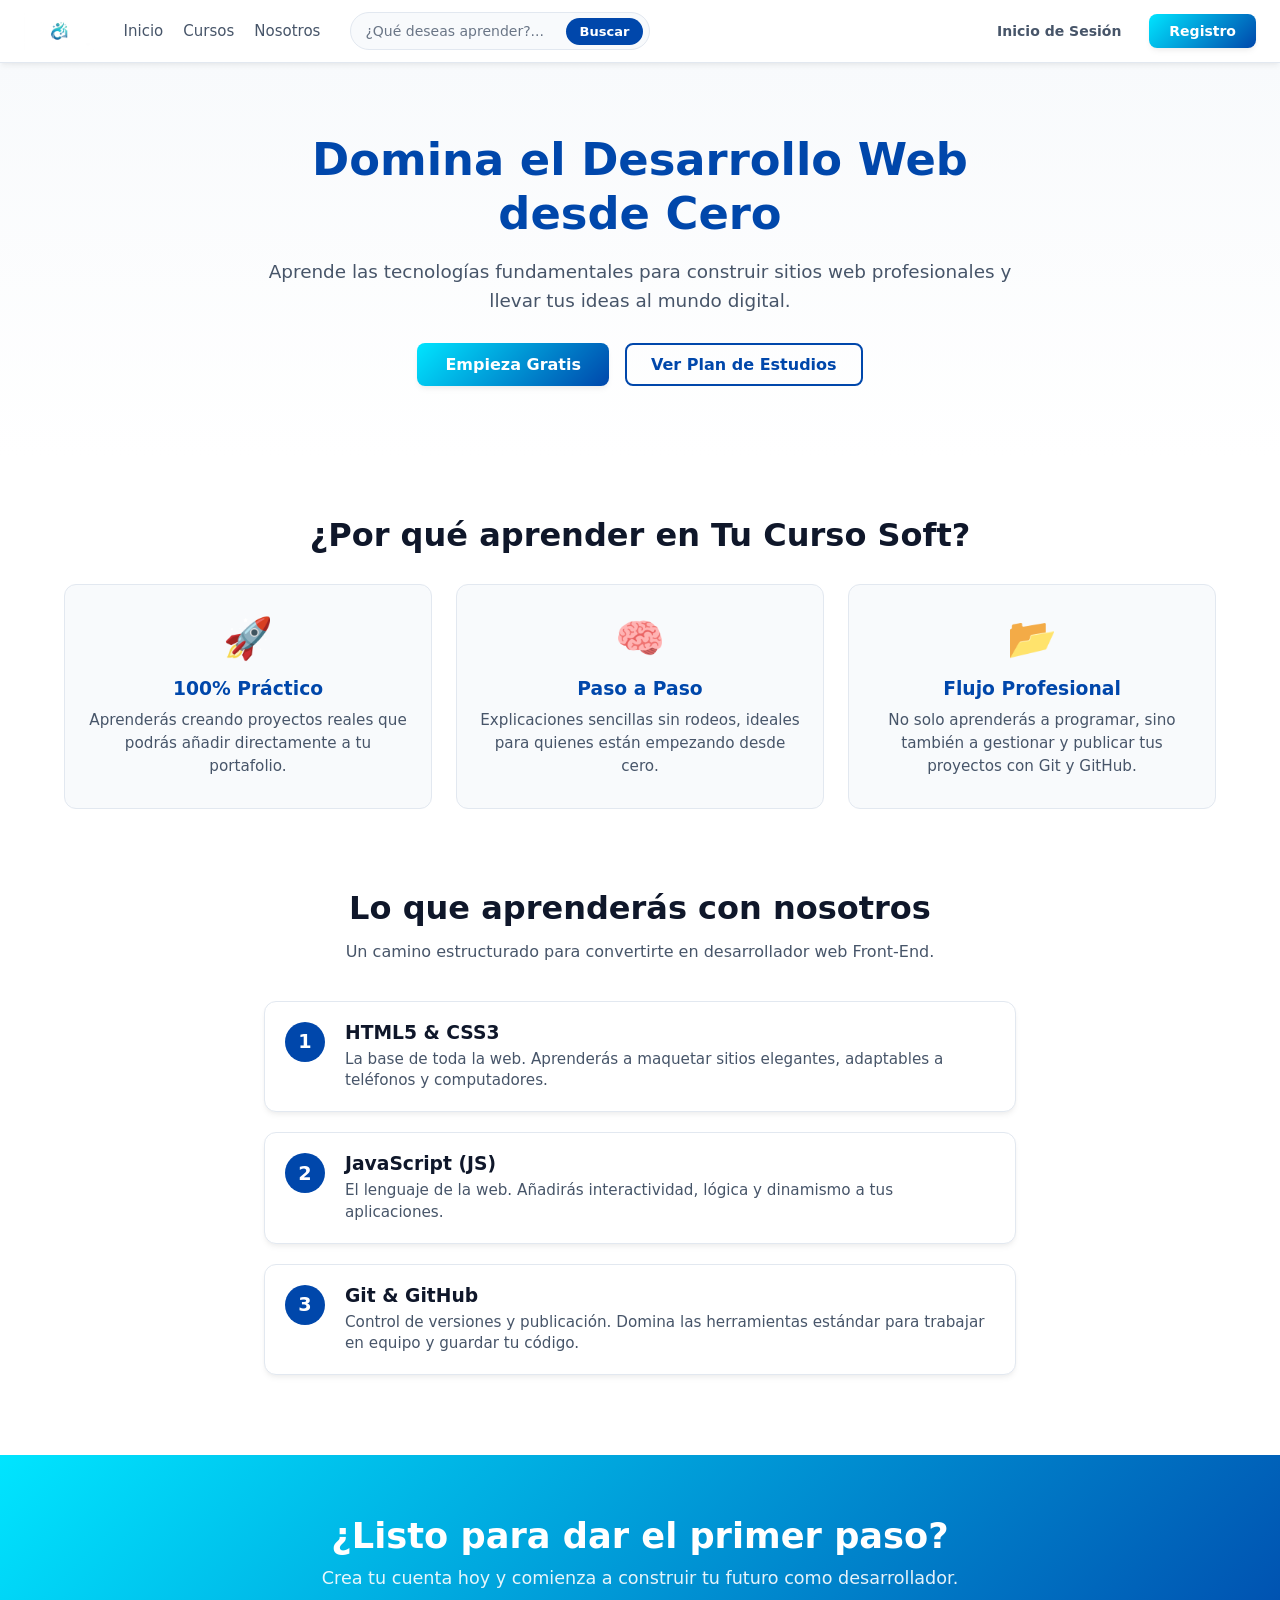
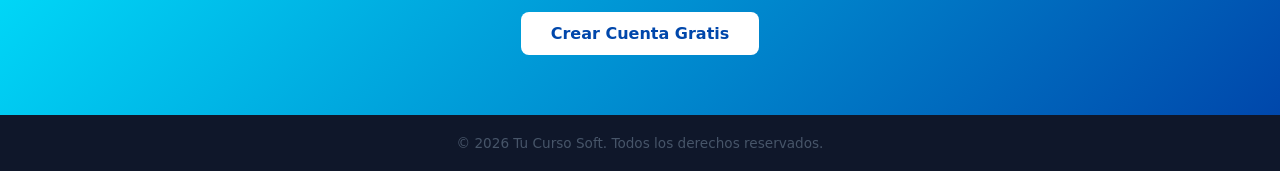
<file: index.html>
<!DOCTYPE html>
<html lang="es">
<head>
    <meta charset="UTF-8">
    <meta name="viewport" content="width=device-width, initial-scale=1.0">
    <link rel="stylesheet" href="css/index.css">
    <title>Tu Curso Soft | Aprende Programación Web</title>
</head>
<body>
    <!-- 1. NAVEGACIÓN -->
    <header>
        <nav class="navbar">            
            <div class="nav-izquierda">
                <img src="img/Logo.png" alt="Logo Tu Curso Soft" class="logo">                
                <div class="links-principales">
                    <a href="index.html">Inicio</a>
                    <a href="curso.html">Cursos</a>
                    <a href="nosotros.html">Nosotros</a>
                </div>                
                <form action="/buscar" method="GET" class="buscador">
                    <input type="search" name="q" placeholder="¿Qué deseas aprender?..." aria-label="Buscar" required>
                    <button class="btn-buscar" type="submit">Buscar</button>
                </form>
            </div>            
            <div class="links-usuario">
                <a href="login.html" class="btn-login">Inicio de Sesión</a>
                <a href="registro.html" class="btn-registro">Registro</a>
            </div>
        </nav>
    </header>

    <!-- 2. HERO / PRESENTACIÓN -->
    <section class="hero">
        <div class="hero-contenido">
            <h1>Domina el Desarrollo Web desde Cero</h1>
            <p>Aprende las tecnologías fundamentales para construir sitios web profesionales y llevar tus ideas al mundo digital.</p>
            <div class="hero-botones">
                <a href="registro.html" class="btn-principal">Empieza Gratis</a>
                <a href="curso.html" class="btn-secundario">Ver Plan de Estudios</a>
            </div>
        </div>
    </section>

    <!-- 3. POR QUÉ ELEGIRNOS (Beneficios) -->
    <section class="beneficios">
        <h2>¿Por qué aprender en Tu Curso Soft?</h2>
        <div class="grid-beneficios">
            <div class="tarjeta-beneficio">
                <div class="icono-beneficio">🚀</div>
                <h3>100% Práctico</h3>
                <p>Aprenderás creando proyectos reales que podrás añadir directamente a tu portafolio.</p>
            </div>
            <div class="tarjeta-beneficio">
                <div class="icono-beneficio">🧠</div>
                <h3>Paso a Paso</h3>
                <p>Explicaciones sencillas sin rodeos, ideales para quienes están empezando desde cero.</p>
            </div>
            <div class="tarjeta-beneficio">
                <div class="icono-beneficio">📂</div>
                <h3>Flujo Profesional</h3>
                <p>No solo aprenderás a programar, sino también a gestionar y publicar tus proyectos con Git y GitHub.</p>
            </div>
        </div>
    </section>

    <!-- 4. RUTA DE APRENDIZAJE -->
    <section class="ruta">
        <h2>Lo que aprenderás con nosotros</h2>
        <p class="subtitulo-seccion">Un camino estructurado para convertirte en desarrollador web Front-End.</p>

        <div class="timeline-tecnologias">
            <div class="paso-tecnologia">
                <span class="paso-numero">1</span>
                <div class="paso-info">
                    <h3>HTML5 & CSS3</h3>
                    <p>La base de toda la web. Aprenderás a maquetar sitios elegantes, adaptables a teléfonos y computadores.</p>
                </div>
            </div>

            <div class="paso-tecnologia">
                <span class="paso-numero">2</span>
                <div class="paso-info">
                    <h3>JavaScript (JS)</h3>
                    <p>El lenguaje de la web. Añadirás interactividad, lógica y dinamismo a tus aplicaciones.</p>
                </div>
            </div>

            <div class="paso-tecnologia">
                <span class="paso-numero">3</span>
                <div class="paso-info">
                    <h3>Git & GitHub</h3>
                    <p>Control de versiones y publicación. Domina las herramientas estándar para trabajar en equipo y guardar tu código.</p>
                </div>
            </div>
        </div>
    </section>

    <!-- 5. LLAMADO A LA ACCIÓN FINAL (CTA) -->
    <section class="cta-final">
        <h2>¿Listo para dar el primer paso?</h2>
        <p>Crea tu cuenta hoy y comienza a construir tu futuro como desarrollador.</p>
        <a href="registro.html" class="btn-registro-cta">Crear Cuenta Gratis</a>
    </section>

    <!-- 6. PIE DE PÁGINA (Footer) -->
    <footer>
        <div class="footer-contenido">
            <p>&copy; 2026 Tu Curso Soft. Todos los derechos reservados.</p>
        </div>
    </footer>
</body>
</html>
</file>
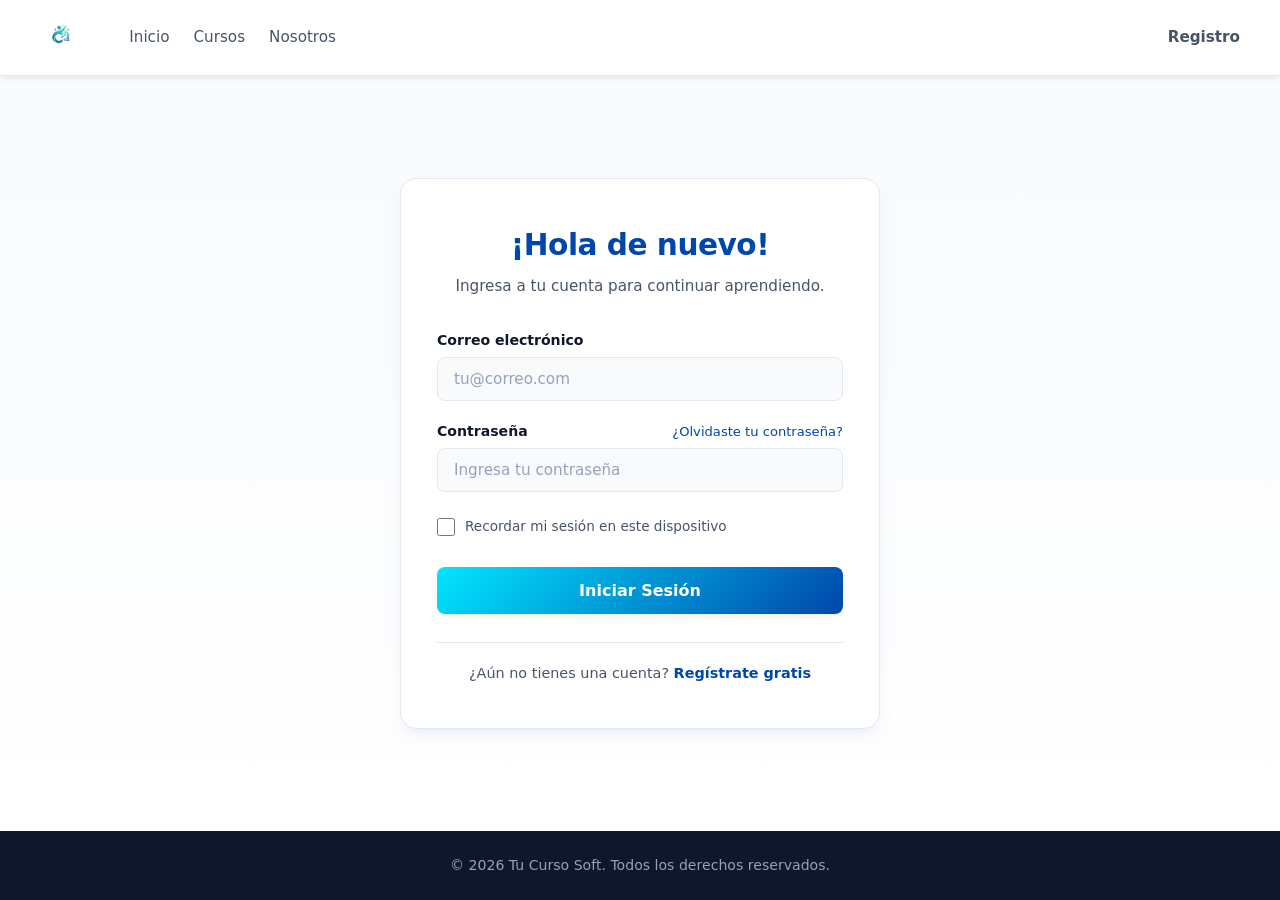
<file: login.html>
<!DOCTYPE html>
<html lang="es">
<head>
    <meta charset="UTF-8">
    <meta name="viewport" content="width=device-width, initial-scale=1.0">
    <link rel="stylesheet" href="css/login.css">
    <title>Iniciar Sesión | Tu Curso Soft</title>
</head>
<body>
    <!-- NAVEGACIÓN -->
    <header>
        <nav class="navbar">            
            <div class="nav-izquierda">
                <a href="index.html">
                    <img src="img/Logo.png" alt="Logo Tu Curso Soft" class="logo">
                </a>
                <div class="links-principales">
                    <a href="index.html">Inicio</a>
                    <a href="curso.html">Cursos</a>
                    <a href="nosotros.html">Nosotros</a>
                </div>
            </div>            
            <div class="links-usuario">
                <a href="registro.html" class="btn-login">Registro</a>
            </div>
        </nav>
    </header>

    <!-- SECCIÓN FORMULARIO DE INICIO DE SESIÓN -->
    <main class="auth-container">
        <div class="auth-card">
            <h2>¡Hola de nuevo!</h2>
            <p class="auth-subtitulo">Ingresa a tu cuenta para continuar aprendiendo.</p>

            <form action="/login" method="POST" class="auth-form">
                <!-- Correo electrónico -->
                <div class="form-group">
                    <label for="email">Correo electrónico</label>
                    <input type="email" id="email" name="email" placeholder="tu@correo.com" required>
                </div>

                <!-- Contraseña -->
                <div class="form-group">
                    <div class="label-with-link">
                        <label for="password">Contraseña</label>
                        <a href="#" class="link-olvido">¿Olvidaste tu contraseña?</a>
                    </div>
                    <input type="password" id="password" name="password" placeholder="Ingresa tu contraseña" required minlength="8">
                </div>

                <!-- Recordar sesión -->
                <div class="form-checkbox">
                    <input type="checkbox" id="recordar" name="recordar">
                    <label for="recordar">Recordar mi sesión en este dispositivo</label>
                </div>

                <!-- Botón de Inicio de Sesión -->
                <button type="submit" class="btn-submit">Iniciar Sesión</button>
            </form>

            <div class="auth-footer">
                <p>¿Aún no tienes una cuenta? <a href="registro.html">Regístrate gratis</a></p>
            </div>
        </div>
    </main>

    <!-- FOOTER -->
    <footer>
        <div class="footer-contenido">
            <p>&copy; 2026 Tu Curso Soft. Todos los derechos reservados.</p>
        </div>
    </footer>
</body>
</html>
</file>
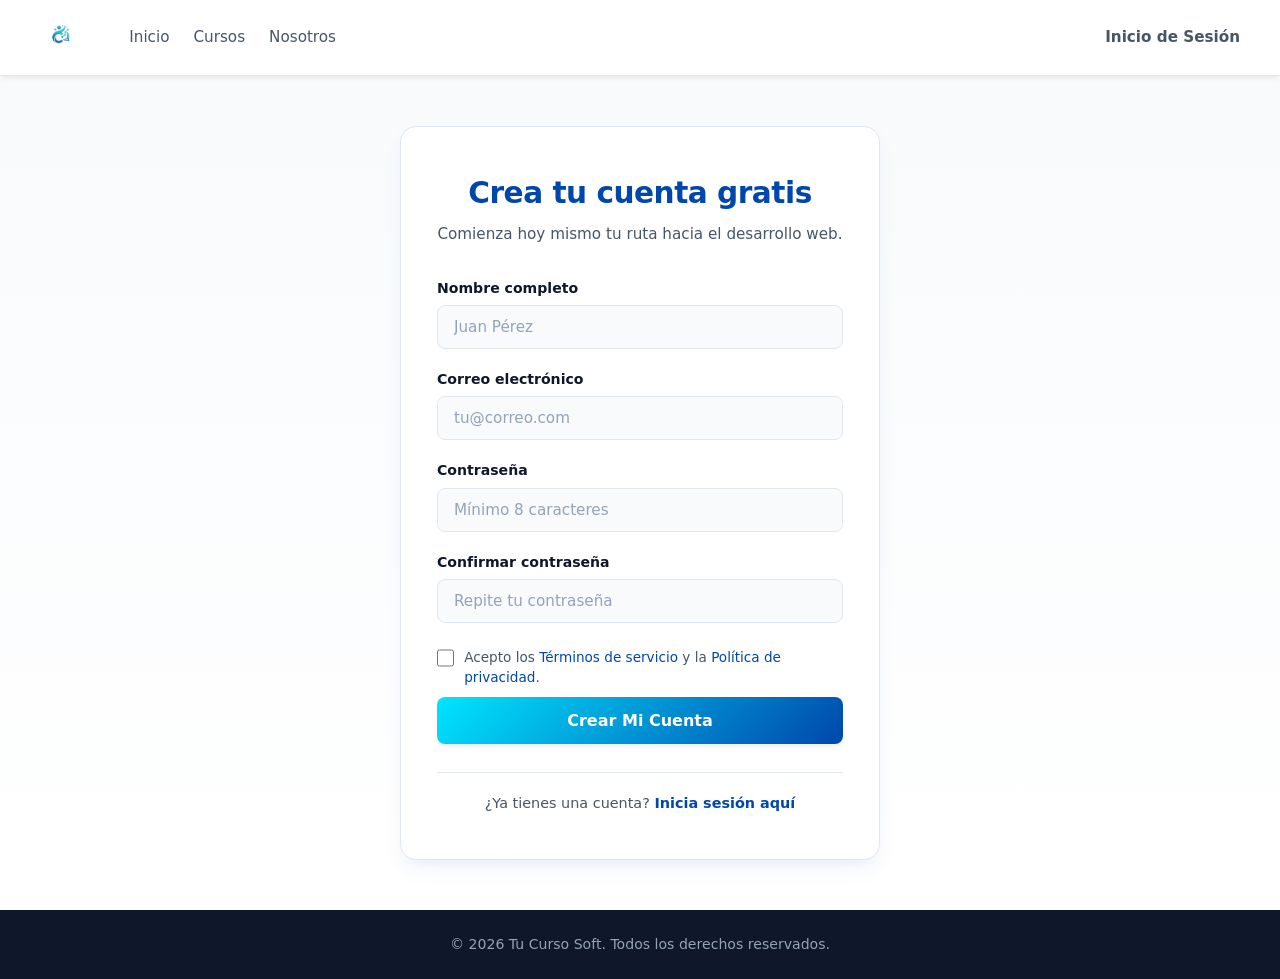
<file: registro.html>
<!DOCTYPE html>
<html lang="es">
<head>
    <meta charset="UTF-8">
    <meta name="viewport" content="width=device-width, initial-scale=1.0">
    <link rel="stylesheet" href="css/registro.css">
    <title>Registro | Tu Curso Soft</title>
</head>
<body>
    <header>
        <nav class="navbar">            
            <div class="nav-izquierda">
                <a href="index.html">
                    <img src="img/Logo.png" alt="Logo Tu Curso Soft" class="logo">
                </a>
                <div class="links-principales">
                    <a href="index.html">Inicio</a>
                    <a href="curso.html">Cursos</a>
                    <a href="nosotros.html">Nosotros</a>
                </div>
            </div>            
            <div class="links-usuario">
                <a href="login.html" class="btn-login">Inicio de Sesión</a>
            </div>
        </nav>
    </header>

    <main class="auth-container">
        <div class="auth-card">
            <h2>Crea tu cuenta gratis</h2>
            <p class="auth-subtitulo">Comienza hoy mismo tu ruta hacia el desarrollo web.</p>
            <!-- inicio del formulario -->
            <form action="/registro" method="POST" class="auth-form">
                <div class="form-group">
                    <label for="nombre">Nombre completo</label>
                    <input type="text" 
                    id="nombre" name="nombre"
                    placeholder="Juan Pérez" 
                    required>
                </div>

                <div class="form-group">
                    <label for="email">Correo electrónico</label>
                    <input type="email" 
                    id="email" name="email" 
                    placeholder="tu@correo.com" required>
                </div>

                <div class="form-group">
                    <label for="password">Contraseña</label>
                    <input type="password" 
                    id="password" name="password"
                    placeholder="Mínimo 8 caracteres" required minlength="8">
                </div>

                <div class="form-group">
                    <label for="confirm-password">Confirmar contraseña</label>
                    <input type="password" 
                    id="confirm_password" 
                    name="confirm_password" 
                    placeholder="Repite tu contraseña"
                    required minlength="8">
                </div>

                <div class="form-checkbox">
                    <input type="checkbox" 
                    id="terminos" 
                    name="terminos" 
                    required>
                    <label for="terminos">Acepto los <a href="#">Términos de servicio</a> y la <a href="#">Política de privacidad</a>.</label>
                </div>                
            </form>
            <button type="button"onclick="crearCuenta()" class="btn-submit"> Crear Mi Cuenta</button>
            <div class="auth-footer">
                <p>¿Ya tienes una cuenta? <a href="login.html">Inicia sesión aquí</a></p>
            </div>
        </div>
    </main>

    <footer>
        <div class="footer-contenido">
            <p>&copy; 2026 Tu Curso Soft. Todos los derechos reservados.</p>
        </div>
    </footer>

        <script src="js/registro.js"></script>

</body>
</html>
</file>
<file: css/index.css>
:root {
    /* Colores de la marca */
    --btn-primary: #00E5FF;
    --gradiente-primary: linear-gradient(135deg, #00E5FF, #0047AB);
    --titulo-primary: #0047AB;

    /* Colores para texto */
    --texto-claro: #FFFFFF;
    --texto-oscuro: #000000;
    --texto-primary: #0F172A;
    --texto-secundary: #475569;
    
    /* Colores de fondo y estructura */
    --fondo-pagina: #FFFFFF;
    --fondo-tarjetas-secciones: #F8FAFC;
    --bordes-separadores: #E2E8F0;
    
    /* Sombras */
    --sombra-tarjeta: 0 4px 6px -1px rgba(0, 0, 0, 0.05), 0 2px 4px -1px rgba(0, 0, 0, 0.03);
    --sombra-hovers: 0 10px 15px -3px rgba(0, 71, 171, 0.2);
    
    /* Transición suave global */
    --transition: all 0.25s ease-in-out;
}

/* 1. Estilos Globales y Reset */
* {
    margin: 0;
    padding: 0;
    box-sizing: border-box;
    font-family: 'Segoe UI', system-ui, -apple-system, sans-serif;
}

body {
    background-color: var(--fondo-pagina);
    color: var(--texto-primary);
}

/* 2. Estructura de la Barra de Navegación */
header {
    background-color: var(--fondo-pagina);
    border-bottom: 1px solid var(--bordes-separadores);
    box-shadow: var(--sombra-tarjeta);
    position: sticky;
    top: 0;
    z-index: 100;
}

.navbar {
    display: flex;
    align-items: center;
    justify-content: space-between;
    max-width: 1280px;
    margin: 0 auto;
    padding: 12px 24px;
}

/* Bloque Izquierdo (Logo, Links principales, Buscador) */
.nav-izquierda {
    display: flex;
    align-items: center;
    gap: 30px;
    flex-grow: 1;
}

.logo {
    height: 38px;
    width: auto;
    object-fit: contain;
}

/* Enlaces de navegación principales */
.links-principales {
    display: flex;
    gap: 20px;
}

.links-principales a {
    text-decoration: none;
    color: var(--texto-secundary);
    font-weight: 500;
    font-size: 15px;
    transition: var(--transition);
}

.links-principales a:hover {
    color: var(--titulo-primary);
}

/* 3. Componente de Buscador */
.buscador {
    display: flex;
    align-items: center;
    background-color: var(--fondo-tarjetas-secciones);
    border: 1px solid var(--bordes-separadores);
    border-radius: 20px; /* Bordes más redondeados para un toque moderno */
    padding: 2px 6px 2px 14px;
    transition: var(--transition);
    max-width: 300px;
    width: 100%;
}

.buscador:focus-within {
    border-color: var(--titulo-primary);
    background-color: var(--fondo-pagina);
    box-shadow: 0 0 0 3px rgba(0, 71, 171, 0.15);
}

.buscador input[type="search"] {
    border: none;
    outline: none;
    background: transparent;
    padding: 8px 0;
    color: var(--texto-primary);
    font-size: 14px;
    width: 100%;
}

.buscador input[type="search"]::placeholder {
    color: var(--texto-secundary);
    opacity: 0.8;
}

.btn-buscar {
    background-color: var(--titulo-primary);
    border: none;
    color: var(--texto-claro);
    padding: 6px 14px;
    border-radius: 14px;
    font-size: 13px;
    font-weight: 600;
    cursor: pointer;
    transition: var(--transition);
}

.btn-buscar:hover {
    background-color: #003380;
}

/* 4. Bloque Derecho (Login y Registro) */
.links-usuario {
    display: flex;
    align-items: center;
    gap: 16px;
    /* Se remueve el padding de 30px que desalineaba el header */
}

.links-usuario a {
    text-decoration: none;
    font-weight: 600;
    font-size: 14px;
    transition: var(--transition);
}

.btn-login {
    color: var(--texto-secundary);
    padding: 8px 12px;
}

.btn-login:hover {
    color: var(--titulo-primary);
}

/* Botón de Registro Destacado con Gradiente */
.links-usuario .btn-registro {
    background: var(--gradiente-primary);
    color: var(--texto-claro);
    padding: 9px 20px;
    border-radius: 8px;
    box-shadow: var(--sombra-tarjeta);
}

.links-usuario .btn-registro:hover {
    box-shadow: var(--sombra-hovers);
    transform: translateY(-2px);
    opacity: 0.95;
}

/* 5. Adaptabilidad para Móviles (Responsive) */
@media (max-width: 900px) {
    .navbar {
        flex-direction: column;
        gap: 15px;
    }
    .nav-izquierda {
        flex-direction: column;
        width: 100%;
        gap: 15px;
    }
    .buscador {
        max-width: 100%;
    }
}
/* --- HERO --- */
.hero {
    background: linear-gradient(180deg, var(--fondo-tarjetas-secciones) 0%, var(--fondo-pagina) 100%);
    padding: 70px 20px;
    text-align: center;
}

.hero-contenido {
    max-width: 750px;
    margin: 0 auto;
}

.hero h1 {
    font-size: 2.8rem;
    color: var(--titulo-primary);
    margin-bottom: 16px;
    line-height: 1.2;
}

.hero p {
    font-size: 1.15rem;
    color: var(--texto-secundary);
    margin-bottom: 28px;
    line-height: 1.6;
}

.hero-botones {
    display: flex;
    justify-content: center;
    gap: 16px;
}

.btn-principal {
    background: var(--gradiente-primary);
    color: var(--texto-claro);
    padding: 12px 28px;
    border-radius: 8px;
    font-weight: 600;
    text-decoration: none;
    box-shadow: var(--sombra-tarjeta);
    transition: var(--transition);
}

.btn-principal:hover {
    box-shadow: var(--sombra-hovers);
    transform: translateY(-2px);
}

.btn-secundario {
    background: transparent;
    color: var(--titulo-primary);
    border: 2px solid var(--titulo-primary);
    padding: 10px 24px;
    border-radius: 8px;
    font-weight: 600;
    text-decoration: none;
    transition: var(--transition);
}

.btn-secundario:hover {
    background-color: rgba(0, 71, 171, 0.08);
}

/* --- SECCIÓN BENEFICIOS --- */
.beneficios {
    max-width: 1200px;
    margin: 60px auto;
    padding: 0 24px;
    text-align: center;
}

.beneficios h2, .ruta h2 {
    font-size: 2rem;
    color: var(--texto-primary);
    margin-bottom: 30px;
}

.grid-beneficios {
    display: grid;
    grid-template-columns: repeat(auto-fit, minmax(260px, 1fr));
    gap: 24px;
}

.tarjeta-beneficio {
    background-color: var(--fondo-tarjetas-secciones);
    border: 1px solid var(--bordes-separadores);
    border-radius: 12px;
    padding: 30px 20px;
    transition: var(--transition);
}

.tarjeta-beneficio:hover {
    transform: translateY(-4px);
    box-shadow: var(--sombra-tarjeta);
}

.icono-beneficio {
    font-size: 2.5rem;
    margin-bottom: 16px;
}

.tarjeta-beneficio h3 {
    margin-bottom: 10px;
    color: var(--titulo-primary);
}

.tarjeta-beneficio p {
    font-size: 0.95rem;
    color: var(--texto-secundary);
    line-height: 1.5;
}

/* --- SECCIÓN RUTA DE APRENDIZAJE --- */
.ruta {
    max-width: 800px;
    margin: 80px auto;
    padding: 0 24px;
    text-align: center;
}

.subtitulo-seccion {
    color: var(--texto-secundary);
    margin-top: -15px;
    margin-bottom: 40px;
}

.timeline-tecnologias {
    display: flex;
    flex-direction: column;
    gap: 20px;
    text-align: left;
}

.paso-tecnologia {
    display: flex;
    align-items: flex-start;
    gap: 20px;
    background-color: var(--fondo-pagina);
    border: 1px solid var(--bordes-separadores);
    border-radius: 12px;
    padding: 20px;
    box-shadow: var(--sombra-tarjeta);
}

.paso-numero {
    background-color: var(--titulo-primary);
    color: var(--texto-claro);
    font-weight: 700;
    font-size: 1.2rem;
    width: 40px;
    height: 40px;
    border-radius: 50%;
    display: flex;
    align-items: center;
    justify-content: center;
    flex-shrink: 0;
}

.paso-info h3 {
    color: var(--texto-primary);
    margin-bottom: 6px;
}

.paso-info p {
    color: var(--texto-secundary);
    font-size: 0.95rem;
    line-height: 1.4;
}

/* --- CTA FINAL Y FOOTER --- */
.cta-final {
    background: var(--gradiente-primary);
    color: var(--texto-claro);
    text-align: center;
    padding: 60px 20px;
    margin-top: 60px;
}

.cta-final h2 {
    font-size: 2.2rem;
    margin-bottom: 12px;
}

.cta-final p {
    font-size: 1.1rem;
    margin-bottom: 24px;
    opacity: 0.9;
}

.btn-registro-cta {
    display: inline-block;
    background-color: var(--fondo-pagina);
    color: var(--titulo-primary);
    padding: 12px 30px;
    border-radius: 8px;
    font-weight: 700;
    text-decoration: none;
    transition: var(--transition);
}

.btn-registro-cta:hover {
    background-color: var(--fondo-tarjetas-secciones);
    transform: scale(1.05);
}

footer {
    background-color: var(--texto-primary);
    color: var(--texto-secundary);
    text-align: center;
    padding: 20px;
    font-size: 0.85rem;
}
</file>
<file: css/login.css>
/* ==========================================================================
PALETA DE COLORES Y VARIABLES GLOBALES
   ========================================================================== */
:root {
    /* 1. Colores Principales / Marca */
    --color-primary-cyan: #00E5FF;       /* Cían brillante para acentos y destacados */
    --color-primary-blue: #0047AB;       /* Azul cobalto para títulos y elementos principales */
    --color-primary-dark-blue: #003380;  /* Azul oscuro para estados hover */
    
    /* Gradientes */
    --gradiente-primary: linear-gradient(135deg, var(--color-primary-cyan), var(--color-primary-blue));
    --gradiente-primary-hover: linear-gradient(135deg, #00C8E0, #003380);
    --gradiente-fondo: linear-gradient(180deg, #F8FAFC 0%, #FFFFFF 100%);

    /* 2. Colores Neutros (Texto y Fondos) */
    --color-texto-principal: #0F172A;   /* Azul slate muy oscuro para máxima legibilidad */
    --color-texto-secundario: #475569;  /* Slate medio para subtítulos y textos secundarios */
    --color-texto-blanco: #FFFFFF;      /* Blanco para textos sobre fondos oscuros */
    --color-texto-mutado: #94A3B8;      /* Gris para placeholders e indicaciones */

    /* 3. Colores de Estructura y Superficie */
    --color-fondo-pagina: #FFFFFF;       /* Fondo limpio principal */
    --color-fondo-tarjeta: #FFFFFF;      /* Fondo de tarjetas */
    --color-fondo-seccion: #F8FAFC;      /* Gris ultraclaro para contrastes */
    --color-borde: #E2E8F0;              /* Gris claro para líneas y divisiones */
    --color-borde-focus: #0047AB;        /* Azul al enfocar campos de texto */

    /* 4. Colores de Estado (Feedback para Formulario) */
    --color-exito: #10B981;              /* Verde para campos válidos */
    --color-error: #EF4444;              /* Rojo para errores de validación */
    --color-advertencia: #F59E0B;        /* Amarillo para alertas */

    /* 5. Sombras y Efectos Visuales */
    --sombra-suave: 0 4px 6px -1px rgba(0, 0, 0, 0.05), 0 2px 4px -1px rgba(0, 0, 0, 0.03);
    --sombra-tarjeta: 0 10px 25px -5px rgba(0, 71, 171, 0.08), 0 8px 10px -6px rgba(0, 71, 171, 0.04);
    --sombra-hover-btn: 0 10px 15px -3px rgba(0, 71, 171, 0.3);
    --sombra-focus: 0 0 0 4px rgba(0, 71, 171, 0.15);

    /* 6. Transiciones y Tiempos */
    --transicion-rapida: all 0.2s ease;
    --transicion-suave: all 0.3s cubic-bezier(0.4, 0, 0.2, 1);
}

/* ==========================================================================
1. RESET Y ESTILOS BASE
   ========================================================================== */
*, *::before, *::after {
    margin: 0;
    padding: 0;
    box-sizing: border-box;
    font-family: 'Segoe UI', system-ui, -apple-system, BlinkMacSystemFont, Roboto, sans-serif;
}

body {
    background-color: var(--color-fondo-pagina);
    color: var(--color-texto-principal);
    line-height: 1.5;
    min-height: 100vh;
    display: flex;
    flex-direction: column;
}

/* ==========================================================================
2. BARRA DE NAVEGACIÓN (HEADER & NAVBAR)
   ========================================================================== */
header {
    background-color: var(--color-fondo-pagina);
    border-bottom: 1px solid var(--color-borde);
    box-shadow: var(--sombra-suave);
    position: sticky;
    top: 0;
    z-index: 100;
}

.navbar {
    display: flex;
    align-items: center;
    justify-content: space-between;
    max-width: 1280px;
    margin: 0 auto;
    padding: 14px 24px;
}

.nav-izquierda {
    display: flex;
    align-items: center;
    gap: 32px;
    flex-grow: 1;
}

.logo {
    height: 40px;
    width: auto;
    object-fit: contain;
    transition: var(--transicion-rapida);
}

.logo:hover {
    transform: scale(1.03);
}

.links-principales {
    display: flex;
    gap: 24px;
}

.links-principales a {
    text-decoration: none;
    color: var(--color-texto-secundario);
    font-weight: 500;
    font-size: 0.95rem;
    transition: var(--transicion-rapida);
}

.links-principales a:hover {
    color: var(--color-primary-blue);
}

.links-usuario {
    display: flex;
    align-items: center;
    gap: 16px;
}

.btn-login {
    text-decoration: none;
    color: var(--color-texto-secundario);
    font-weight: 600;
    font-size: 0.95rem;
    padding: 8px 16px;
    border-radius: 8px;
    transition: var(--transicion-rapida);
}

.btn-login:hover {
    color: var(--color-primary-blue);
    background-color: var(--color-fondo-seccion);
}

/* ==========================================================================
3. CONTENEDOR Y TARJETA DE AUTENTICACIÓN (LOGIN & REGISTRO)
   ========================================================================== */
.auth-container {
    flex: 1;
    display: flex;
    justify-content: center;
    align-items: center;
    background: var(--gradiente-fondo);
    padding: 50px 20px;
}

.auth-card {
    background-color: var(--color-fondo-tarjeta);
    border: 1px solid var(--color-borde);
    border-radius: 16px;
    padding: 44px 36px;
    max-width: 480px;
    width: 100%;
    box-shadow: var(--sombra-tarjeta);
    transition: var(--transicion-suave);
}

.auth-card:hover {
    box-shadow: 0 20px 30px -10px rgba(0, 71, 171, 0.12);
}

.auth-card h2 {
    color: var(--color-primary-blue);
    font-size: 1.85rem;
    font-weight: 700;
    text-align: center;
    margin-bottom: 8px;
    letter-spacing: -0.5px;
}

.auth-subtitulo {
    color: var(--color-texto-secundario);
    font-size: 0.95rem;
    text-align: center;
    margin-bottom: 32px;
}

/* Formulario */
.auth-form {
    display: flex;
    flex-direction: column;
    gap: 20px;
}

.form-group {
    display: flex;
    flex-direction: column;
    gap: 6px;
}

.form-group label {
    font-size: 0.88rem;
    font-weight: 600;
    color: var(--color-texto-principal);
}

.form-group input {
    width: 100%;
    padding: 12px 16px;
    border: 1px solid var(--color-borde);
    border-radius: 8px;
    background-color: var(--color-fondo-seccion);
    font-size: 0.95rem;
    color: var(--color-texto-principal);
    transition: var(--transicion-rapida);
}

.form-group input::placeholder {
    color: var(--color-texto-mutado);
}

.form-group input:focus {
    outline: none;
    border-color: var(--color-borde-focus);
    background-color: var(--color-fondo-pagina);
    box-shadow: var(--sombra-focus);
}

/* Alineación para contraseña olvidada */
.label-with-link {
    display: flex;
    justify-content: space-between;
    align-items: center;
}

.link-olvido {
    font-size: 0.82rem;
    color: var(--color-primary-blue);
    text-decoration: none;
    font-weight: 500;
}

.link-olvido:hover {
    text-decoration: underline;
}

/* Checkbox de Términos / Recordar */
.form-checkbox {
    display: flex;
    align-items: flex-start;
    gap: 10px;
    font-size: 0.85rem;
    color: var(--color-texto-secundario);
    margin-top: 4px;
}

.form-checkbox input[type="checkbox"] {
    width: 18px;
    height: 18px;
    margin-top: 2px;
    accent-color: var(--color-primary-blue);
    cursor: pointer;
    border-radius: 4px;
}

.form-checkbox a {
    color: var(--color-primary-blue);
    font-weight: 500;
    text-decoration: none;
}

.form-checkbox a:hover {
    text-decoration: underline;
}

/* Botón de Envío */
.btn-submit {
    width: 100%;
    padding: 14px;
    margin-top: 10px;
    border: none;
    border-radius: 8px;
    background: var(--gradiente-primary);
    color: var(--color-texto-blanco);
    font-size: 1rem;
    font-weight: 700;
    cursor: pointer;
    box-shadow: var(--sombra-suave);
    transition: var(--transicion-suave);
}

.btn-submit:hover {
    box-shadow: var(--sombra-hover-btn);
    transform: translateY(-2px);
    opacity: 0.96;
}

.btn-submit:active {
    transform: translateY(0);
}

/* Pie de la tarjeta */
.auth-footer {
    text-align: center;
    margin-top: 28px;
    padding-top: 20px;
    border-top: 1px solid var(--color-borde);
    font-size: 0.9rem;
    color: var(--color-texto-secundario);
}

.auth-footer a {
    color: var(--color-primary-blue);
    font-weight: 600;
    text-decoration: none;
    transition: var(--transicion-rapida);
}

.auth-footer a:hover {
    text-decoration: underline;
}

/* ==========================================================================
4. PIE DE PÁGINA (FOOTER)
   ========================================================================== */
footer {
    background-color: var(--color-texto-principal);
    color: var(--color-texto-secundario);
    text-align: center;
    padding: 24px 20px;
    font-size: 0.88rem;
    margin-top: auto;
}

footer p {
    color: #94A3B8;
}

/* ==========================================================================
5. RESPONSIVE / ADAPTABILIDAD
   ========================================================================== */
@media (max-width: 640px) {
    .navbar {
        flex-direction: column;
        gap: 16px;
    }

    .nav-izquierda {
        flex-direction: column;
        gap: 16px;
        width: 100%;
    }

    .links-principales {
        gap: 16px;
    }

    .auth-card {
        padding: 30px 20px;
    }

    .auth-card h2 {
        font-size: 1.5rem;
    }
}
</file>
<file: css/registro.css>
:root {
    /* 1. Colores Principales / Marca */
    --color-primary-cyan: #00E5FF;       /* Cían brillante para acentos y destacados */
    --color-primary-blue: #0047AB;       /* Azul cobalto para títulos y elementos principales */
    --color-primary-dark-blue: #003380;  /* Azul oscuro para estados hover */
    
    /* Gradientes */
    --gradiente-primary: linear-gradient(135deg, var(--color-primary-cyan), var(--color-primary-blue));
    --gradiente-primary-hover: linear-gradient(135deg, #00C8E0, #003380);
    --gradiente-fondo: linear-gradient(180deg, #F8FAFC 0%, #FFFFFF 100%);

    /* 2. Colores Neutros (Texto y Fondos) */
    --color-texto-principal: #0F172A;   /* Azul slate muy oscuro para máxima legibilidad */
    --color-texto-secundario: #475569;  /* Slate medio para subtítulos y textos secundarios */
    --color-texto-blanco: #FFFFFF;      /* Blanco para textos sobre fondos oscuros */
    --color-texto-mutado: #94A3B8;      /* Gris para placeholders e indicaciones */

    /* 3. Colores de Estructura y Superficie */
    --color-fondo-pagina: #FFFFFF;       /* Fondo limpio principal */
    --color-fondo-tarjeta: #FFFFFF;      /* Fondo de tarjetas */
    --color-fondo-seccion: #F8FAFC;      /* Gris ultraclaro para contrastes */
    --color-borde: #E2E8F0;              /* Gris claro para líneas y divisiones */
    --color-borde-focus: #0047AB;        /* Azul al enfocar campos de texto */

    /* 4. Colores de Estado (Feedback para Formulario) */
    --color-exito: #10B981;              /* Verde para campos válidos */
    --color-error: #EF4444;              /* Rojo para errores de validación */
    --color-advertencia: #F59E0B;        /* Amarillo para alertas */

    /* 5. Sombras y Efectos Visuales */
    --sombra-suave: 0 4px 6px -1px rgba(0, 0, 0, 0.05), 0 2px 4px -1px rgba(0, 0, 0, 0.03);
    --sombra-tarjeta: 0 10px 25px -5px rgba(0, 71, 171, 0.08), 0 8px 10px -6px rgba(0, 71, 171, 0.04);
    --sombra-hover-btn: 0 10px 15px -3px rgba(0, 71, 171, 0.3);
    --sombra-focus: 0 0 0 4px rgba(0, 71, 171, 0.15);

    /* 6. Transiciones y Tiempos */
    --transicion-rapida: all 0.2s ease;
    --transicion-suave: all 0.3s cubic-bezier(0.4, 0, 0.2, 1);
}

/* ==========================================================================
1. RESET Y ESTILOS BASE
   ========================================================================== */
*, *::before, *::after {
    margin: 0;
    padding: 0;
    box-sizing: border-box;
    font-family: 'Segoe UI', system-ui, -apple-system, BlinkMacSystemFont, Roboto, sans-serif;
}
body {
    background-color: var(--color-fondo-pagina);
    color: var(--color-texto-principal);
    line-height: 1.5;
    min-height: 100vh;
    display: flex;
    flex-direction: column;
}
/* ==========================================================================
2. BARRA DE NAVEGACIÓN (HEADER & NAVBAR)
   ========================================================================== */
header {
    background-color: var(--color-fondo-pagina);
    border-bottom: 1px solid var(--color-borde);
    box-shadow: var(--sombra-suave);
    position: sticky;
    top: 0;
    z-index: 100;
}
.navbar {
    display: flex;
    align-items: center;
    justify-content: space-between;
    max-width: 1280px;
    margin: 0 auto;
    padding: 14px 24px;
}

.nav-izquierda {
    display: flex;
    align-items: center;
    gap: 32px;
    flex-grow: 1;
}
.logo {
    height: 40px;
    width: auto;
    object-fit: contain;
    transition: var(--transicion-rapida);
}

.logo:hover {
    transform: scale(1.03);
}

.links-principales {
    display: flex;
    gap: 24px;
}

.links-principales a {
    text-decoration: none;
    color: var(--color-texto-secundario);
    font-weight: 500;
    font-size: 0.95rem;
    transition: var(--transicion-rapida);
}

.links-principales a:hover {
    color: var(--color-primary-blue);
}

.links-usuario {
    display: flex;
    align-items: center;
    gap: 16px;
}

.btn-login {
    text-decoration: none;
    color: var(--color-texto-secundario);
    font-weight: 600;
    font-size: 0.95rem;
    padding: 8px 16px;
    border-radius: 8px;
    transition: var(--transicion-rapida);
}

.btn-login:hover {
    color: var(--color-primary-blue);
    background-color: var(--color-fondo-seccion);
}

/* ==========================================================================
   3. CONTENEDOR Y TARJETA DE REGISTRO
   ========================================================================== */
.auth-container {
    flex: 1;
    display: flex;
    justify-content: center;
    align-items: center;
    background: var(--gradiente-fondo);
    padding: 50px 20px;
}

.auth-card {
    background-color: var(--color-fondo-tarjeta);
    border: 1px solid var(--color-borde);
    border-radius: 16px;
    padding: 44px 36px;
    max-width: 480px;
    width: 100%;
    box-shadow: var(--sombra-tarjeta);
    transition: var(--transicion-suave);
}

.auth-card:hover {
    box-shadow: 0 20px 30px -10px rgba(0, 71, 171, 0.12);
}

.auth-card h2 {
    color: var(--color-primary-blue);
    font-size: 1.85rem;
    font-weight: 700;
    text-align: center;
    margin-bottom: 8px;
    letter-spacing: -0.5px;
}

.auth-subtitulo {
    color: var(--color-texto-secundario);
    font-size: 0.95rem;
    text-align: center;
    margin-bottom: 32px;
}

/* Formulario */
.auth-form {
    display: flex;
    flex-direction: column;
    gap: 20px;
}

.form-group {
    display: flex;
    flex-direction: column;
    gap: 6px;
}

.form-group label {
    font-size: 0.88rem;
    font-weight: 600;
    color: var(--color-texto-principal);
}

.form-group input {
    width: 100%;
    padding: 12px 16px;
    border: 1px solid var(--color-borde);
    border-radius: 8px;
    background-color: var(--color-fondo-seccion);
    font-size: 0.95rem;
    color: var(--color-texto-principal);
    transition: var(--transicion-rapida);
}

.form-group input::placeholder {
    color: var(--color-texto-mutado);
}

.form-group input:focus {
    outline: none;
    border-color: var(--color-borde-focus);
    background-color: var(--color-fondo-pagina);
    box-shadow: var(--sombra-focus);
}

/* Checkbox de Términos */
.form-checkbox {
    display: flex;
    align-items: flex-start;
    gap: 10px;
    font-size: 0.85rem;
    color: var(--color-texto-secundario);
    margin-top: 4px;
}

.form-checkbox input[type="checkbox"] {
    width: 18px;
    height: 18px;
    margin-top: 2px;
    accent-color: var(--color-primary-blue);
    cursor: pointer;
    border-radius: 4px;
}

.form-checkbox a {
    color: var(--color-primary-blue);
    font-weight: 500;
    text-decoration: none;
}

.form-checkbox a:hover {
    text-decoration: underline;
}

/* Botón de Envío */
.btn-submit {
    width: 100%;
    padding: 14px;
    margin-top: 10px;
    border: none;
    border-radius: 8px;
    background: var(--gradiente-primary);
    color: var(--color-texto-blanco);
    font-size: 1rem;
    font-weight: 700;
    cursor: pointer;
    box-shadow: var(--sombra-suave);
    transition: var(--transicion-suave);
}

.btn-submit:hover {
    box-shadow: var(--sombra-hover-btn);
    transform: translateY(-2px);
    opacity: 0.96;
}

.btn-submit:active {
    transform: translateY(0);
}

/* Pie de la tarjeta */
.auth-footer {
    text-align: center;
    margin-top: 28px;
    padding-top: 20px;
    border-top: 1px solid var(--color-borde);
    font-size: 0.9rem;
    color: var(--color-texto-secundario);
}

.auth-footer a {
    color: var(--color-primary-blue);
    font-weight: 600;
    text-decoration: none;
    transition: var(--transicion-rapida);
}

.auth-footer a:hover {
    text-decoration: underline;
}

/* ==========================================================================
   4. PIE DE PÁGINA (FOOTER)
   ========================================================================== */
footer {
    background-color: var(--color-texto-principal);
    color: var(--color-texto-secundario);
    text-align: center;
    padding: 24px 20px;
    font-size: 0.88rem;
    margin-top: auto;
}

footer p {
    color: #94A3B8;
}

/* ==========================================================================
   5. RESPONSIVE / ADAPTABILIDAD
   ========================================================================== */
@media (max-width: 640px) {
    .navbar {
        flex-direction: column;
        gap: 16px;
    }

    .nav-izquierda {
        flex-direction: column;
        gap: 16px;
        width: 100%;
    }

    .links-principales {
        gap: 16px;
    }

    .auth-card {
        padding: 30px 20px;
    }

    .auth-card h2 {
        font-size: 1.5rem;
    }
}
</file>
